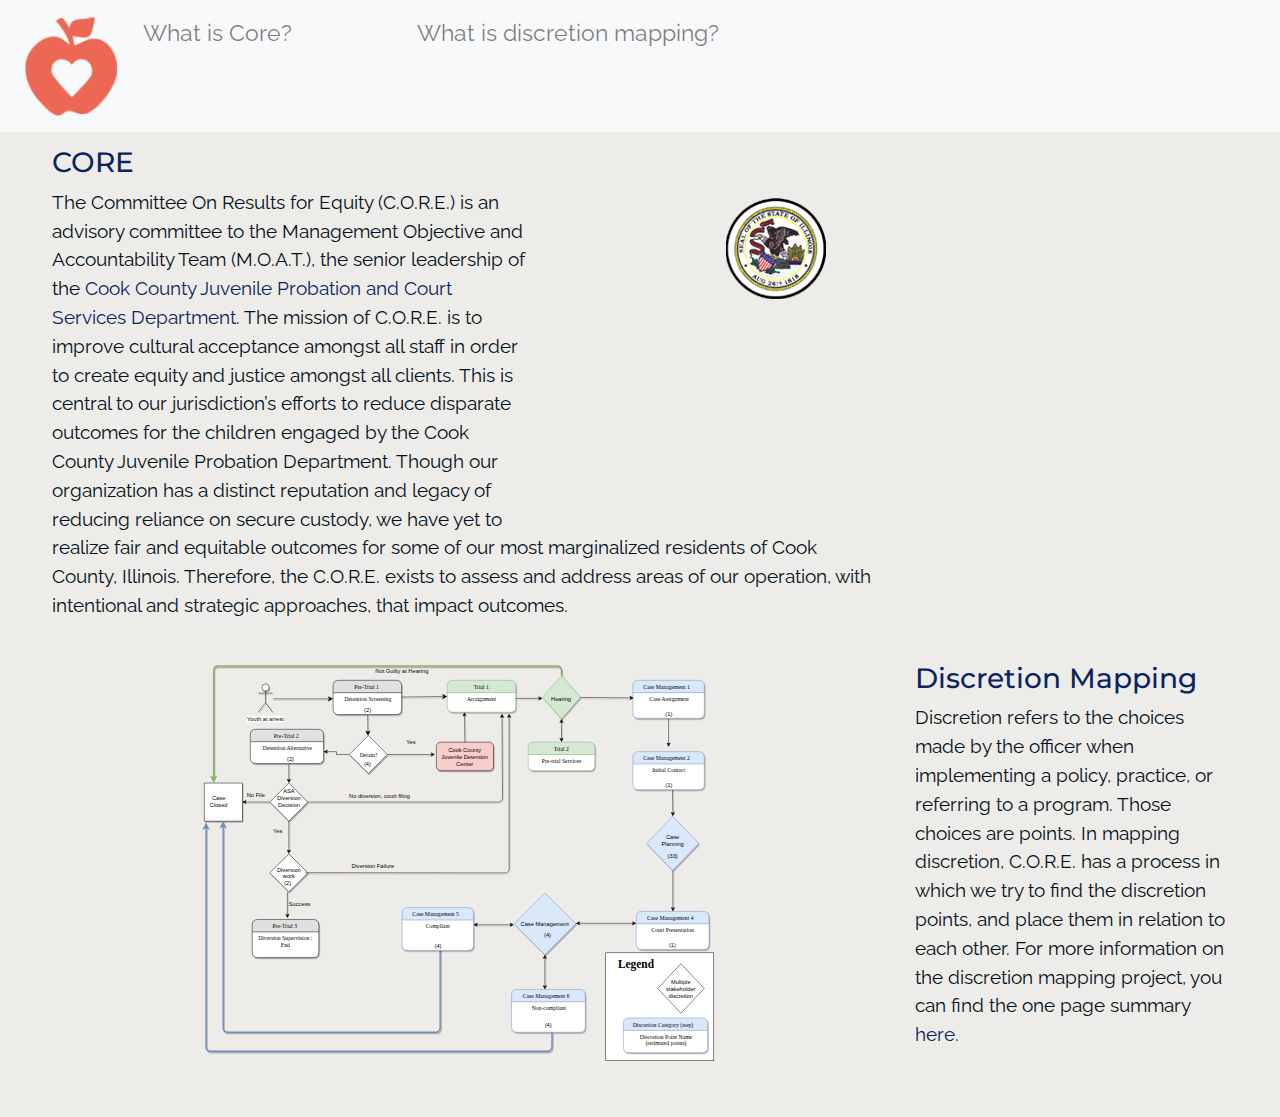
<file: index.html>
<!DOCTYPE html>
<html lang="en">
<head>
	<meta charset="utf-8">
	<meta name="Description" content="Landing page for the Cook County Juvenile Court and Probatio Services Discretion Mapping project.">
	<meta name="viewport" content="width=device-width, initial-scale=1, shrink-to-fit=no">
	<html lang="en">
	<head>
		<meta charset="utf-8" />
		<link rel="stylesheet" href="https://maxcdn.bootstrapcdn.com/bootstrap/4.0.0/css/bootstrap.min.css" integrity="sha384-Gn5384xqQ1aoWXA+058RXPxPg6fy4IWvTNh0E263XmFcJlSAwiGgFAW/dAiS6JXm" crossorigin="anonymous">
		<link rel="stylesheet" type="text/css" href="rmd/core_presentation.css">
		<title>C.O.R.E. Discretion Mapping Project</title>
		<meta name="generator" content="BBEdit 12.6" />
	</head>
	<body>
	<header>
		<nav class="navbar navbar-expand-lg navbar-light bg-light navbar-custom">
				<ul class="navbar-nav">
					<li class="nav-item"> <a class="nav-link" href="#about"> <img src="img/core_logo.png" alt="The CORE Logo" class="d-inline-block align-top" width="25%" height="25%" style="margin: 0 25px 0 0">What is Core? </a> </li>
					<li class="nav-item"> 
						<a class="nav-link" href="#item2">What is discretion mapping?</a> 
					</li>
				</ul>
		</nav>
	</header>
	<main> 
	<div class="text-container-left" >
	<h2 id="about"> CORE</h2>
	<img  src="img/cc_logo.png" alt="Cook County Logo" class="float-right mr-big-right">
<p>
The Committee On Results for Equity (C.O.R.E.) is an advisory committee to the Management Objective and Accountability Team (M.O.A.T.), the senior leadership of the <a href="http://www.cookcountycourt.org/ABOUTTHECOURT/JuvenileJusticeChildProtection/JuvenileJustice.aspx">Cook County Juvenile Probation and Court Services Department</a>. The mission of C.O.R.E. is to improve cultural acceptance amongst all staff in order to create equity and justice amongst all clients. This is central to our jurisdiction’s efforts to reduce disparate outcomes for the children engaged by the Cook County Juvenile Probation Department. Though our organization has a distinct reputation and legacy of reducing reliance on secure custody, we have yet to realize fair and equitable outcomes for some of our most marginalized residents of Cook County, Illinois. Therefore, the C.O.R.E. exists to assess and address areas of our operation, with intentional and strategic approaches, that impact outcomes. 
</p>

</div>
<div class="text-container-right" >
<a href="img/CCJC_flowchart.svg">
<img  src="img/CCJC_flowchart.svg" alt="Discretion Mapping Flow Chart" class="float-left mr-big-left" height="50%" width="50%">
</a>
<h2 id="item2">Discretion Mapping</h2>
	<p>
Discretion refers to the choices made by the officer when implementing a policy, practice, or referring to a program. Those choices are points. In mapping discretion, C.O.R.E. has a process in which we try to find the discretion points, and place them in relation to each other. 
	
For more information on the discretion mapping project, you can find the one page summary <a href="exec_summary.html">here.</a>
	</p>
</div>
	</main> 
	<footer>
	</footer>
	</body>
	</html>
</file>
<file: rmd/core_presentation.css>
/* importing the following fonts: Nobile, lato. 

date: April 10, 2019
*/

@import url('https://fonts.googleapis.com/css?family=Nobile|Lato|Raleway|Montserrat');


:root{
	--blue: #0A2463;
  --grey: #837a75;
  --black: #02111B;
  --green: #a5d3c1;
  --gold: #eebf48;
  --offwhite: #EEECE8;
  --coreRed: #da705c;
  --whitesmoke: #F5F5F5;
  --timberwolf: #DAD7CD;
  --bottleGreen: #0B6E4F;

}

body{
	background-color: var(--offwhite);

}

.remark-container{
	background-color: var(--offwhite);
}

.title-slide content {
		background-color: var(--black);
}
	background-color: var(--black);
}

.remark-slide-content {
	background-color: var(--offwhite);
}

.remark-slide table {
  margin: auto;
  border-top: 1px solid #666;
  border-bottom: 1px solid #666;
  background-color: var(--offwhite);
}

.remark-slide table thead th { border-bottom: 1px solid #ddd; }
th, td { padding: 5px; }
.remark-slide thead, .remark-slide tfoot, .remark-slide tr:nth-child(even) { background-color:var(--offwhite);}



tbody tr:nth-child(even) {
  background-color:var();
}


h1{	
	font-family: 'Montserrat', sans-serif;
	color: var(--coreRed);
	font-size: 1.9em;
	text-align: left;
		text-rendering: optimizelegibility !important;

}

h2{
	font-family: 'Montserrat', sans-serif;
	color: var(--blue);
	font-size: 1.75em;
	text-align: left;
		text-rendering: optimizelegibility !important;

}

h3{
<<<<<<< HEAD:core_presentation.css
font-family: 'Raleway', sans-serif;
	color: var(--coreRed);
	text-align: center;
	font-size: 1.5em;
=======
font-family: 'Montserrat', sans-serif;
	color: var(--coreRed);
	text-align: left;
	font-size: 1.4em;
	font-style: italic;
>>>>>>> master:rmd/core_presentation.css
		text-rendering: optimizelegibility !important;
}

h4{
<<<<<<< HEAD:core_presentation.css
font-family: 'Raleway', sans-serif;
	color: var(--coreRed);
=======
font-family: 'Montserrat', sans-serif;
	color: var(--blue);
>>>>>>> master:rmd/core_presentation.css
	text-align: left;
	font-size: 1.45em;
		text-rendering: optimizelegibility !important;
}

ul,ol,dl,p,li{
	color: var(--black);
	font-family: 'Raleway', sans-serif;
	font-size: 1.2em;
	text-align: left;
}

/* change the color of active or hovered links */

.navbar-light .nav-item.active .nav-link,
.navbar-light  .nav-item:focus .nav-link,
.navbar-light  .nav-item:hover .nav-link {
	background-color: var(--whitesmoke);
	color: red;
	text-decoration: underline;
}


a{
	color: var(--blue);
}

a:hover{
	text-decoration: underline;
	}

<<<<<<< HEAD:core_presentation.css
=======
a:visited{
	color: var(--bottleGreen);
}
>>>>>>> master:rmd/core_presentation.css

.runner {
	background-color: #F77A00;
	background: -webkit-gradient(linear, left top, right top, color-stop(0%,#ffb76b), color-stop(0%,#ffa73d), color-stop(0%,#ffffff), color-stop(10%,#ffffff), color-stop(25%,#F77A00), color-stop(100%,#F77A00));
	position: fixed;
	top: 0px;
	left: 0px;
	height: 30px;
	width: 100%;
	text-align: left;
}

.image-half{
	height: 50%;
	width: 50%;
}

.image-quarter{
	height: 25%;
	width: 25%;
}

.image-ten{
	height: 10%;
	width: 10%;
}

<<<<<<< HEAD:core_presentation.css

=======
.left{
	text-align:left !important;
	}
	
.center{
	text-align:center !important;
	}
	
.right{
	text-align: right;
	}
>>>>>>> master:rmd/core_presentation.css

.footnote{
	color:#193993;
	font-size: .65em;
	font-style: italic;
	
}

.v-middle{
	vertical-align: middle;
}
	
.right-code {
  width: 38%;
  height: 92%;
  float: right;
}

.left-code {
  width: 38%;
  height: 92%;
  float: left;
}

.left-plot {
  width: 60%;
  float: left;
  padding-left: 1%;
}

.right-plot{
  width: 60%;
  float: right;
  padding-left: 2%;
}

.list-group-item {
	font-family: Montserrat;
	text-decoration: underline;
	position: relative
	display: block;
	padding: 10px 15px;
	margin-bottom: 1px;
	background-color: var(--whitesmoke);
	border: 10px;
	color: var(--black);
}


.text-container-left {
	float: left;
	padding: 4px 2px 2px 2px;
	margin: 10px 400px 10px 50px;
	border: 0px;
	border-style: solid;
	border-color: var(--timberwolf);
}


.text-container-right {
	float: right;
	padding: 4px 2px 2px 2px;
	margin: 10px 50px 50px 200px;
	border: 0px;
	border-style: solid;
	border-color: var(--timberwolf);

}

.mr-big-right {
	margin: 0px 50px 200px 200px;
}


.mr-big-left {
	margin: 0px 200px 0px 0px;
}
</file>
